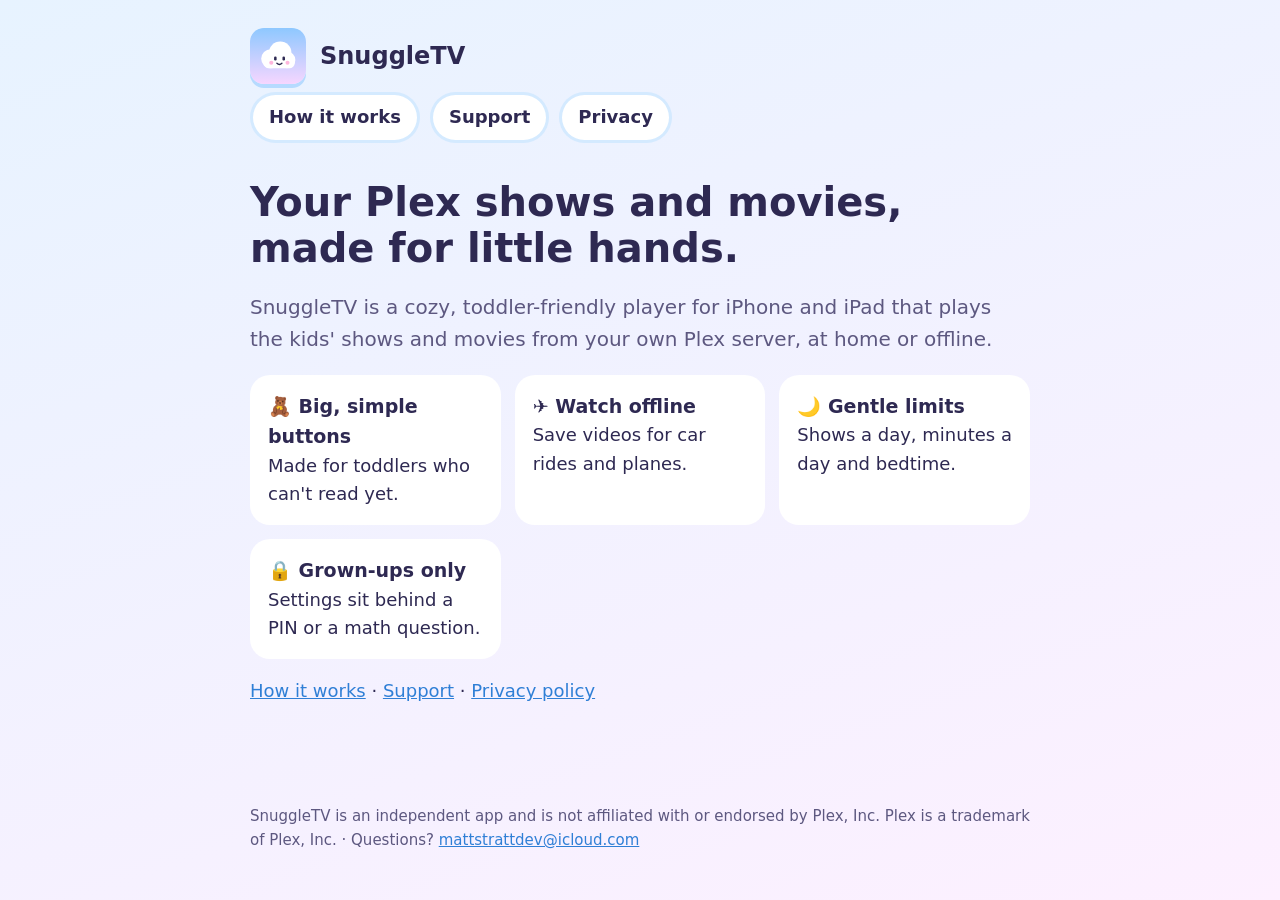
<file: index.html>
<!doctype html>
<html lang="en">
<head>
<meta charset="utf-8">
<meta name="viewport" content="width=device-width, initial-scale=1">
<title>SnuggleTV</title>
<meta name="description" content="SnuggleTV: a toddler-friendly player for your Plex server.">
<link rel="icon" href="icon.svg" type="image/svg+xml">
<link rel="stylesheet" href="style.css">
</head>
<body>
<header><img src="icon.svg" alt=""><a class="name" href="">SnuggleTV</a></header>
<nav><a href="how-it-works/" class="">How it works</a><a href="support/" class="">Support</a><a href="privacy/" class="">Privacy</a></nav>
<main>

<h1>Your Plex shows and movies, made for little hands.</h1>
<p class="lead">SnuggleTV is a cozy, toddler-friendly player for iPhone and iPad that plays the kids' shows and movies from your own Plex server, at home or offline.</p>
<div class="grid">
<div class="feature"><b>🧸 Big, simple buttons</b>Made for toddlers who can't read yet.</div>
<div class="feature"><b>✈️ Watch offline</b>Save videos for car rides and planes.</div>
<div class="feature"><b>🌙 Gentle limits</b>Shows a day, minutes a day and bedtime.</div>
<div class="feature"><b>🔒 Grown-ups only</b>Settings sit behind a PIN or a math question.</div>
</div>
<p><a href="how-it-works/">How it works</a> · <a href="support/">Support</a> · <a href="privacy/">Privacy policy</a></p>

</main>
<footer>SnuggleTV is an independent app and is not affiliated with or endorsed by Plex, Inc. Plex is a trademark of Plex, Inc. · Questions? <a href="mailto:mattstrattdev@icloud.com">mattstrattdev@icloud.com</a></footer>
</body>
</html>
</file>
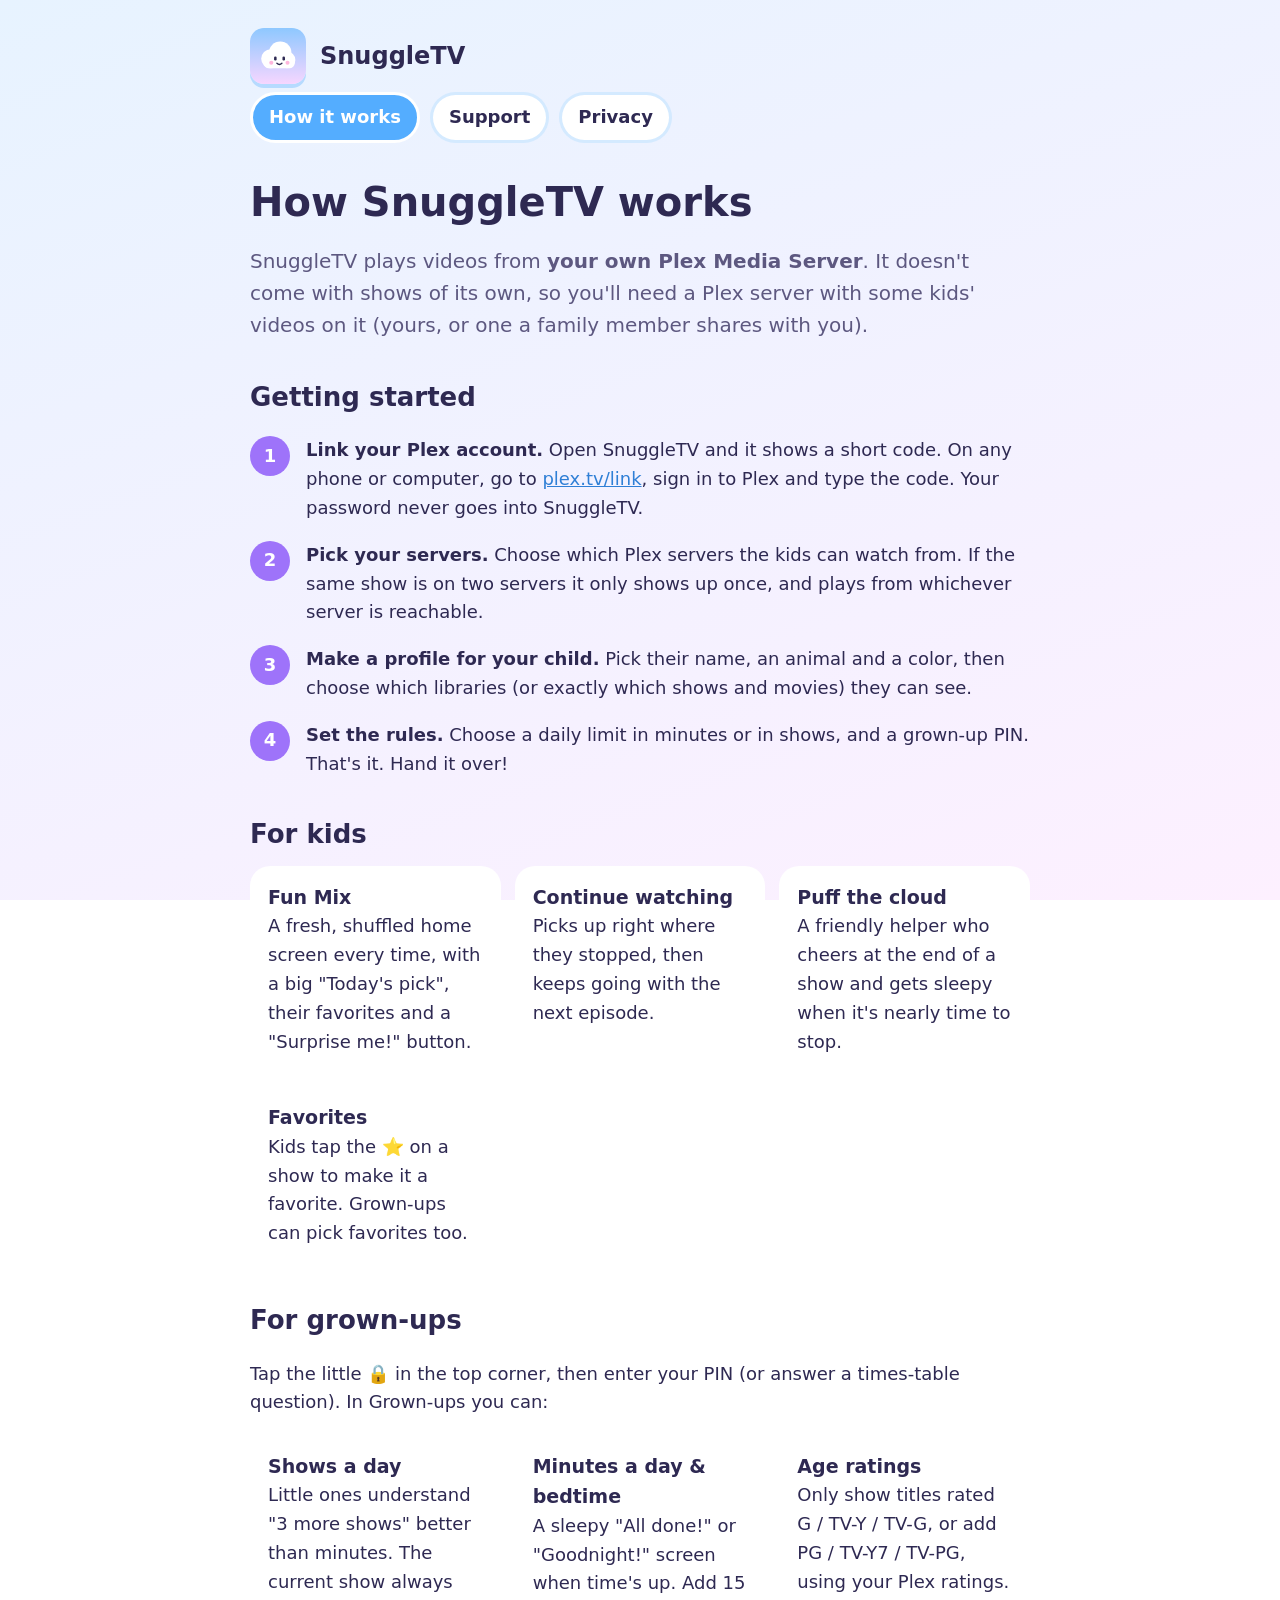
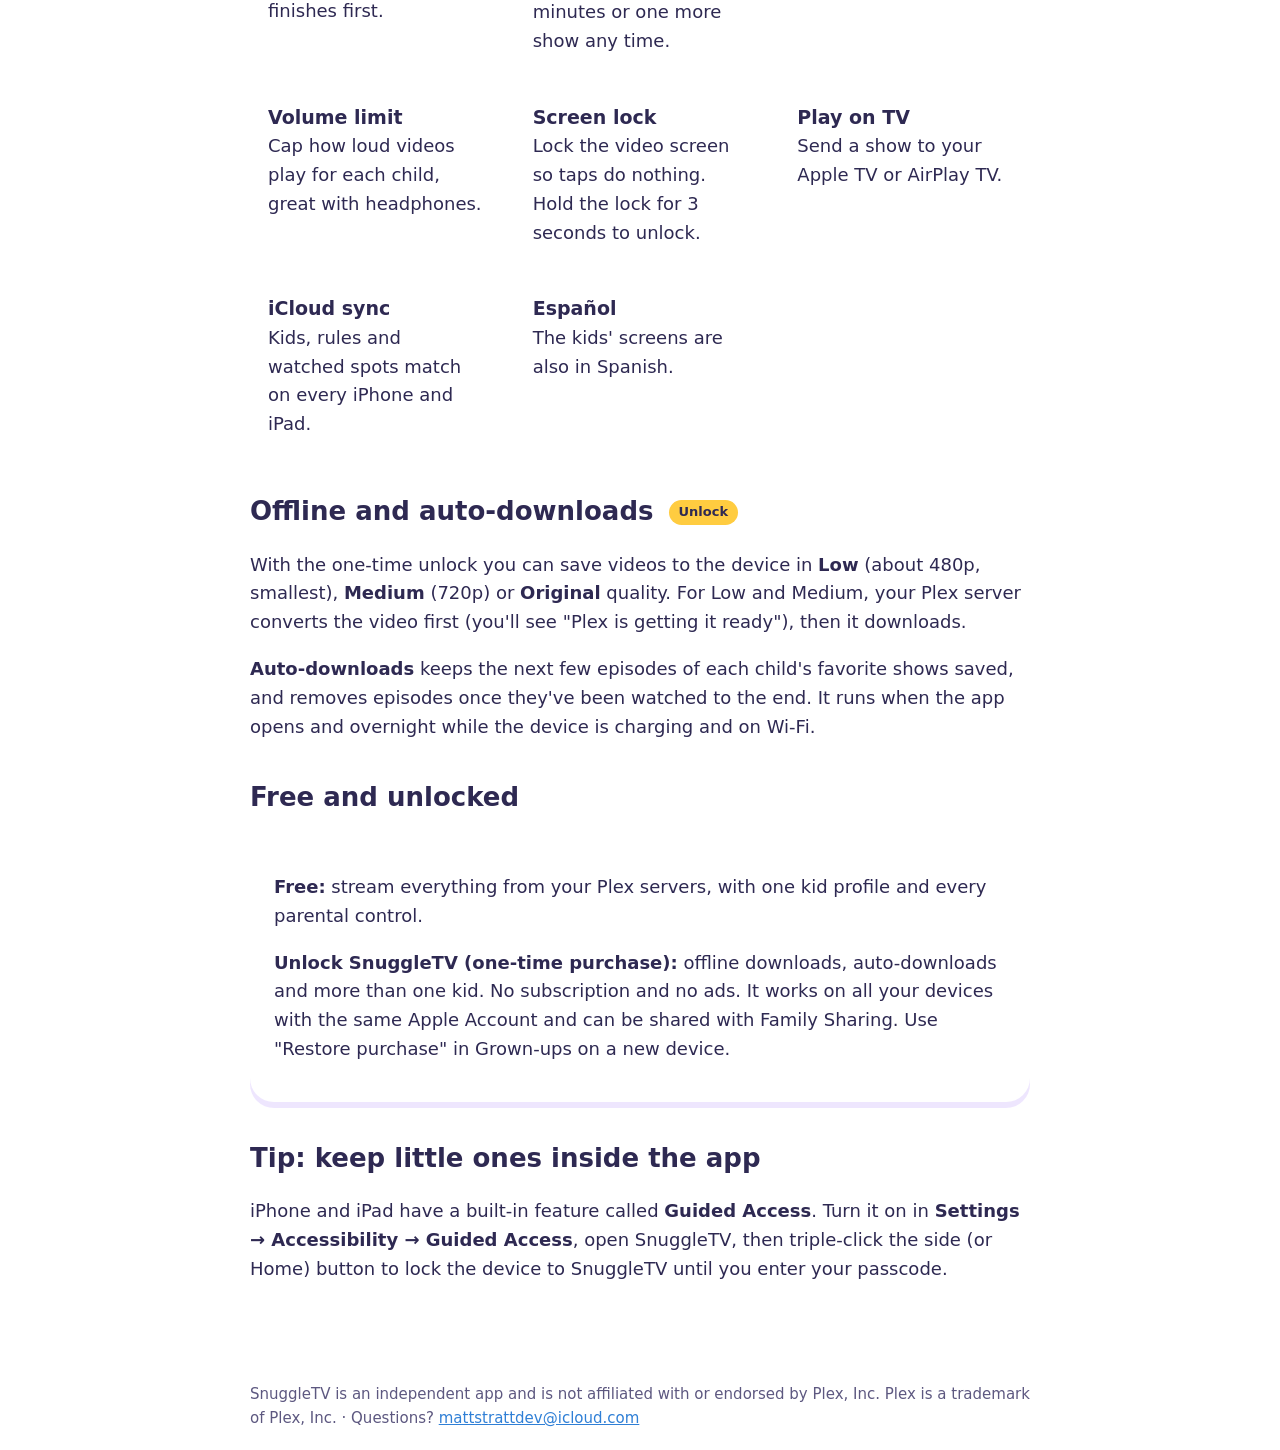
<file: how-it-works/index.html>
<!doctype html>
<html lang="en">
<head>
<meta charset="utf-8">
<meta name="viewport" content="width=device-width, initial-scale=1">
<title>How SnuggleTV works</title>
<meta name="description" content="How to set up and use SnuggleTV with your Plex server.">
<link rel="icon" href="../icon.svg" type="image/svg+xml">
<link rel="stylesheet" href="../style.css">
</head>
<body>
<header><img src="../icon.svg" alt=""><a class="name" href="../">SnuggleTV</a></header>
<nav><a href="../how-it-works/" class="on">How it works</a><a href="../support/" class="">Support</a><a href="../privacy/" class="">Privacy</a></nav>
<main>

<h1>How SnuggleTV works</h1>
<p class="lead">SnuggleTV plays videos from <b>your own Plex Media Server</b>. It doesn't come with shows of its own, so you'll need a Plex server with some kids' videos on it (yours, or one a family member shares with you).</p>

<h2>Getting started</h2>
<ol class="steps">
<li><b>Link your Plex account.</b> Open SnuggleTV and it shows a short code. On any phone or computer, go to <a href="https://plex.tv/link">plex.tv/link</a>, sign in to Plex and type the code. Your password never goes into SnuggleTV.</li>
<li><b>Pick your servers.</b> Choose which Plex servers the kids can watch from. If the same show is on two servers it only shows up once, and plays from whichever server is reachable.</li>
<li><b>Make a profile for your child.</b> Pick their name, an animal and a color, then choose which libraries (or exactly which shows and movies) they can see.</li>
<li><b>Set the rules.</b> Choose a daily limit in minutes or in shows, and a grown-up PIN. That's it. Hand it over!</li>
</ol>

<h2>For kids</h2>
<div class="grid">
<div class="feature"><b>Fun Mix</b>A fresh, shuffled home screen every time, with a big "Today's pick", their favorites and a "Surprise me!" button.</div>
<div class="feature"><b>Continue watching</b>Picks up right where they stopped, then keeps going with the next episode.</div>
<div class="feature"><b>Puff the cloud</b>A friendly helper who cheers at the end of a show and gets sleepy when it's nearly time to stop.</div>
<div class="feature"><b>Favorites</b>Kids tap the ⭐ on a show to make it a favorite. Grown-ups can pick favorites too.</div>
</div>

<h2>For grown-ups</h2>
<p>Tap the little 🔒 in the top corner, then enter your PIN (or answer a times-table question). In Grown-ups you can:</p>
<div class="grid">
<div class="feature"><b>Shows a day</b>Little ones understand "3 more shows" better than minutes. The current show always finishes first.</div>
<div class="feature"><b>Minutes a day &amp; bedtime</b>A sleepy "All done!" or "Goodnight!" screen when time's up. Add 15 minutes or one more show any time.</div>
<div class="feature"><b>Age ratings</b>Only show titles rated G / TV-Y / TV-G, or add PG / TV-Y7 / TV-PG, using your Plex ratings.</div>
<div class="feature"><b>Volume limit</b>Cap how loud videos play for each child, great with headphones.</div>
<div class="feature"><b>Screen lock</b>Lock the video screen so taps do nothing. Hold the lock for 3 seconds to unlock.</div>
<div class="feature"><b>Play on TV</b>Send a show to your Apple TV or AirPlay TV.</div>
<div class="feature"><b>iCloud sync</b>Kids, rules and watched spots match on every iPhone and iPad.</div>
<div class="feature"><b>Español</b>The kids' screens are also in Spanish.</div>
</div>

<h2>Offline and auto-downloads <span class="tag">Unlock</span></h2>
<p>With the one-time unlock you can save videos to the device in <b>Low</b> (about 480p, smallest), <b>Medium</b> (720p) or <b>Original</b> quality. For Low and Medium, your Plex server converts the video first (you'll see "Plex is getting it ready"), then it downloads.</p>
<p><b>Auto-downloads</b> keeps the next few episodes of each child's favorite shows saved, and removes episodes once they've been watched to the end. It runs when the app opens and overnight while the device is charging and on Wi-Fi.</p>

<h2>Free and unlocked</h2>
<div class="card">
<p><b>Free:</b> stream everything from your Plex servers, with one kid profile and every parental control.</p>
<p><b>Unlock SnuggleTV (one-time purchase):</b> offline downloads, auto-downloads and more than one kid. No subscription and no ads. It works on all your devices with the same Apple Account and can be shared with Family Sharing. Use "Restore purchase" in Grown-ups on a new device.</p>
</div>

<h2>Tip: keep little ones inside the app</h2>
<p>iPhone and iPad have a built-in feature called <b>Guided Access</b>. Turn it on in <b>Settings → Accessibility → Guided Access</b>, open SnuggleTV, then triple-click the side (or Home) button to lock the device to SnuggleTV until you enter your passcode.</p>

</main>
<footer>SnuggleTV is an independent app and is not affiliated with or endorsed by Plex, Inc. Plex is a trademark of Plex, Inc. · Questions? <a href="mailto:mattstrattdev@icloud.com">mattstrattdev@icloud.com</a></footer>
</body>
</html>
</file>
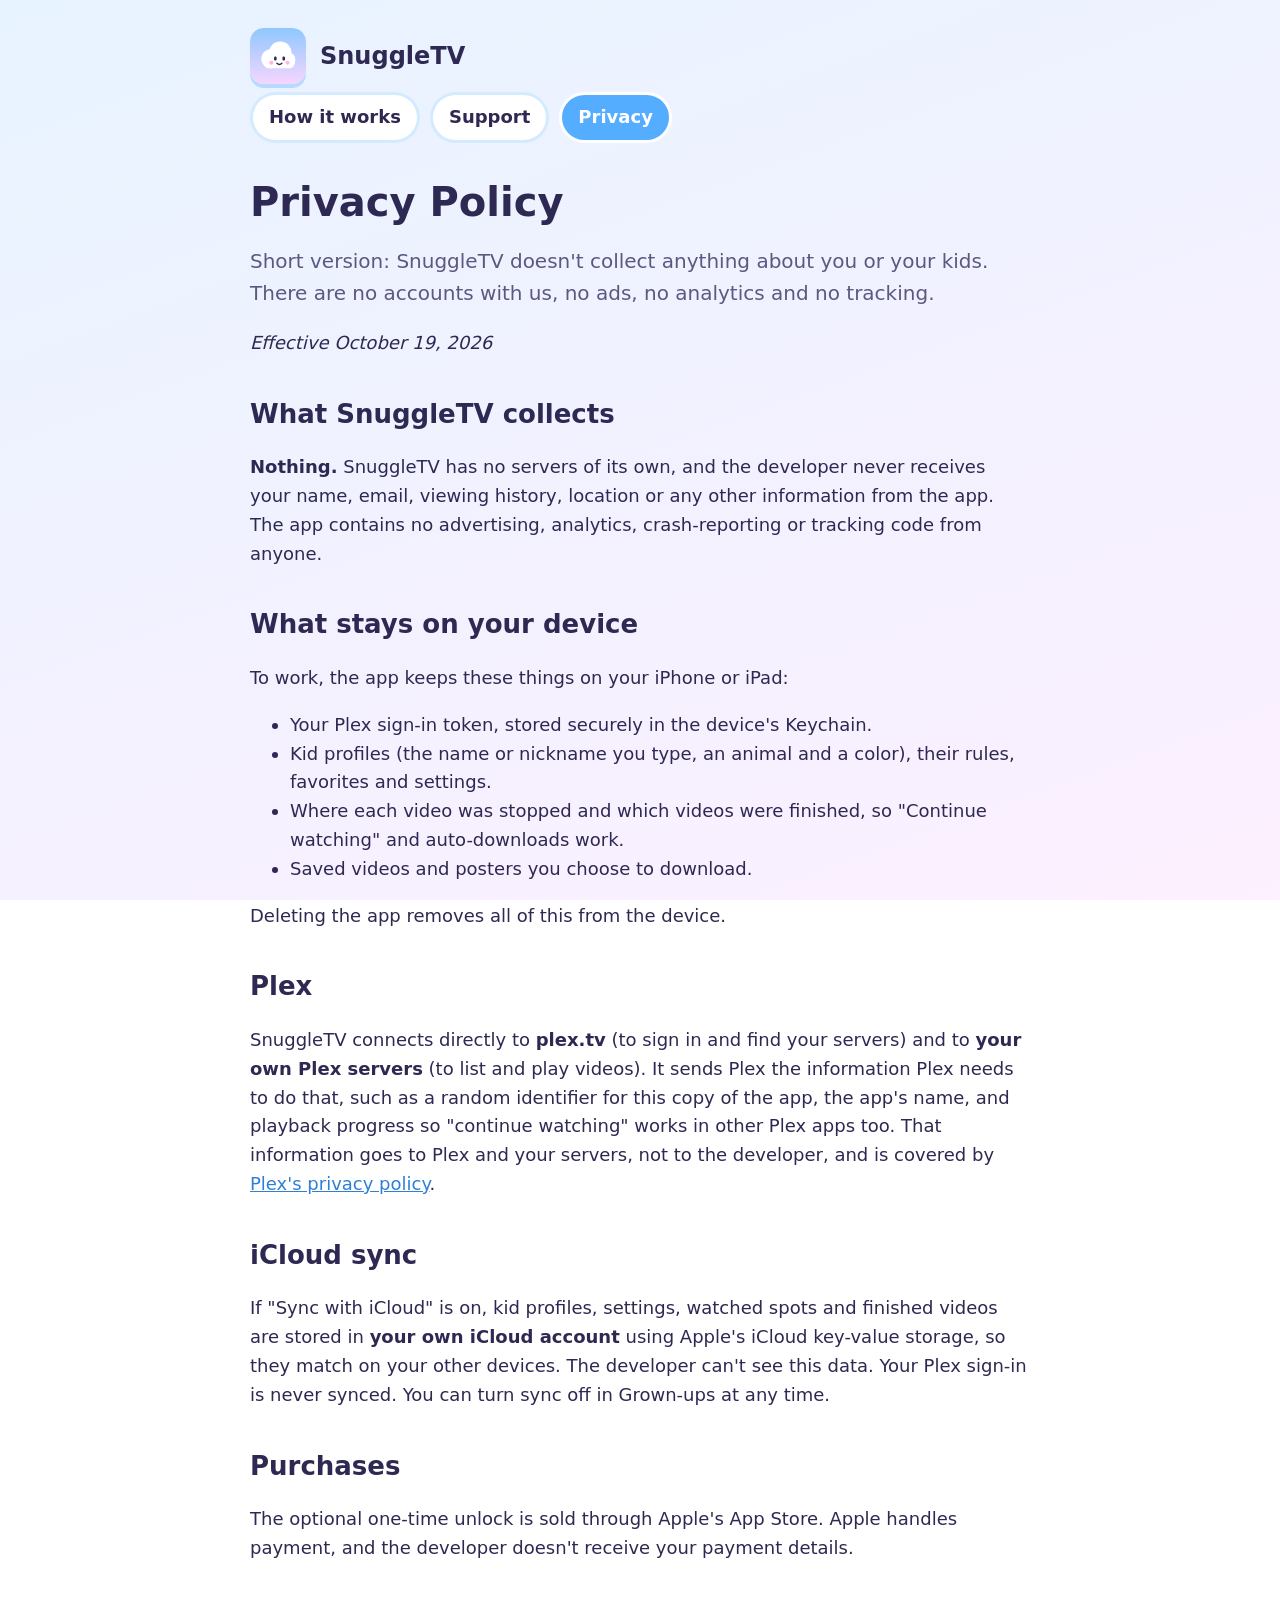
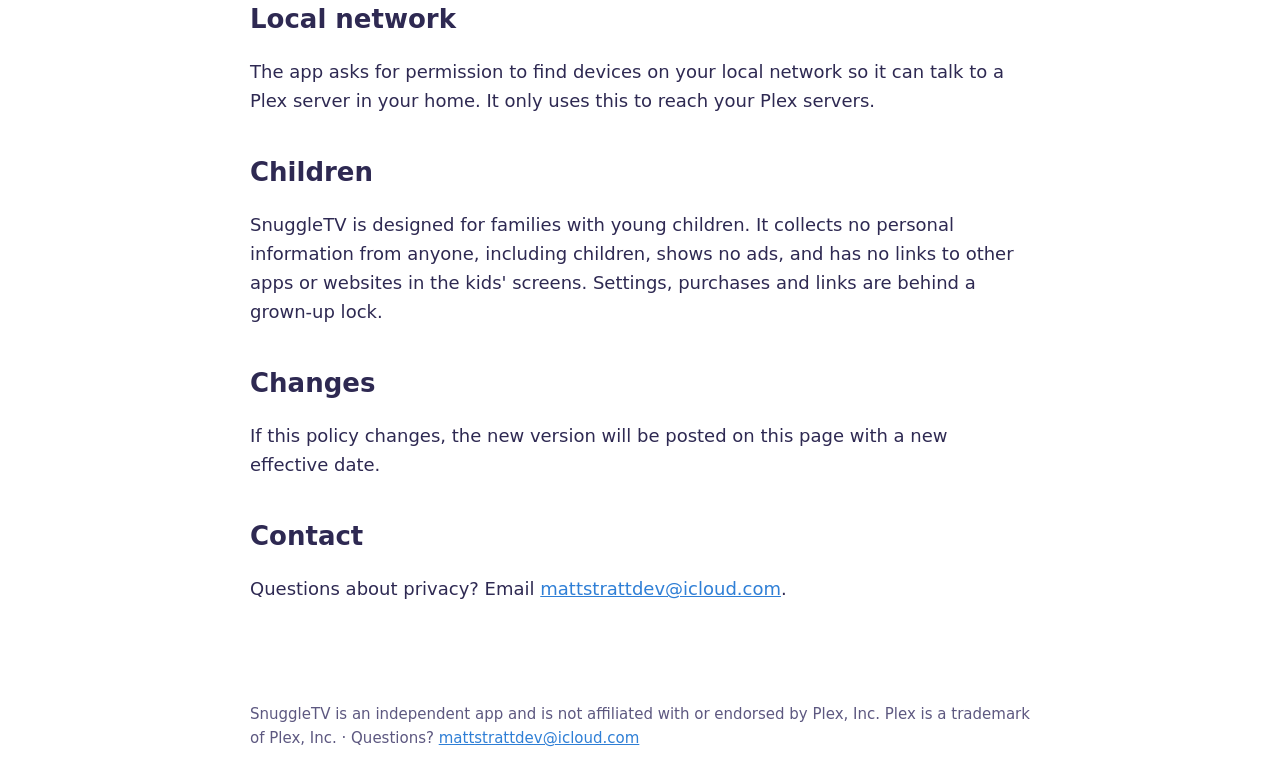
<file: privacy/index.html>
<!doctype html>
<html lang="en">
<head>
<meta charset="utf-8">
<meta name="viewport" content="width=device-width, initial-scale=1">
<title>SnuggleTV Privacy Policy</title>
<meta name="description" content="SnuggleTV privacy policy: no data collected, no ads, no tracking.">
<link rel="icon" href="../icon.svg" type="image/svg+xml">
<link rel="stylesheet" href="../style.css">
</head>
<body>
<header><img src="../icon.svg" alt=""><a class="name" href="../">SnuggleTV</a></header>
<nav><a href="../how-it-works/" class="">How it works</a><a href="../support/" class="">Support</a><a href="../privacy/" class="on">Privacy</a></nav>
<main>

<h1>Privacy Policy</h1>
<p class="lead">Short version: SnuggleTV doesn't collect anything about you or your kids. There are no accounts with us, no ads, no analytics and no tracking.</p>
<p><i>Effective October 19, 2026</i></p>

<h2>What SnuggleTV collects</h2>
<p><b>Nothing.</b> SnuggleTV has no servers of its own, and the developer never receives your name, email, viewing history, location or any other information from the app. The app contains no advertising, analytics, crash-reporting or tracking code from anyone.</p>

<h2>What stays on your device</h2>
<p>To work, the app keeps these things on your iPhone or iPad:</p>
<ul>
<li>Your Plex sign-in token, stored securely in the device's Keychain.</li>
<li>Kid profiles (the name or nickname you type, an animal and a color), their rules, favorites and settings.</li>
<li>Where each video was stopped and which videos were finished, so "Continue watching" and auto-downloads work.</li>
<li>Saved videos and posters you choose to download.</li>
</ul>
<p>Deleting the app removes all of this from the device.</p>

<h2>Plex</h2>
<p>SnuggleTV connects directly to <b>plex.tv</b> (to sign in and find your servers) and to <b>your own Plex servers</b> (to list and play videos). It sends Plex the information Plex needs to do that, such as a random identifier for this copy of the app, the app's name, and playback progress so "continue watching" works in other Plex apps too. That information goes to Plex and your servers, not to the developer, and is covered by <a href="https://www.plex.tv/about/privacy-legal/">Plex's privacy policy</a>.</p>

<h2>iCloud sync</h2>
<p>If "Sync with iCloud" is on, kid profiles, settings, watched spots and finished videos are stored in <b>your own iCloud account</b> using Apple's iCloud key-value storage, so they match on your other devices. The developer can't see this data. Your Plex sign-in is never synced. You can turn sync off in Grown-ups at any time.</p>

<h2>Purchases</h2>
<p>The optional one-time unlock is sold through Apple's App Store. Apple handles payment, and the developer doesn't receive your payment details.</p>

<h2>Local network</h2>
<p>The app asks for permission to find devices on your local network so it can talk to a Plex server in your home. It only uses this to reach your Plex servers.</p>

<h2>Children</h2>
<p>SnuggleTV is designed for families with young children. It collects no personal information from anyone, including children, shows no ads, and has no links to other apps or websites in the kids' screens. Settings, purchases and links are behind a grown-up lock.</p>

<h2>Changes</h2>
<p>If this policy changes, the new version will be posted on this page with a new effective date.</p>

<h2>Contact</h2>
<p>Questions about privacy? Email <a href="mailto:mattstrattdev@icloud.com">mattstrattdev@icloud.com</a>.</p>

</main>
<footer>SnuggleTV is an independent app and is not affiliated with or endorsed by Plex, Inc. Plex is a trademark of Plex, Inc. · Questions? <a href="mailto:mattstrattdev@icloud.com">mattstrattdev@icloud.com</a></footer>
</body>
</html>
</file>
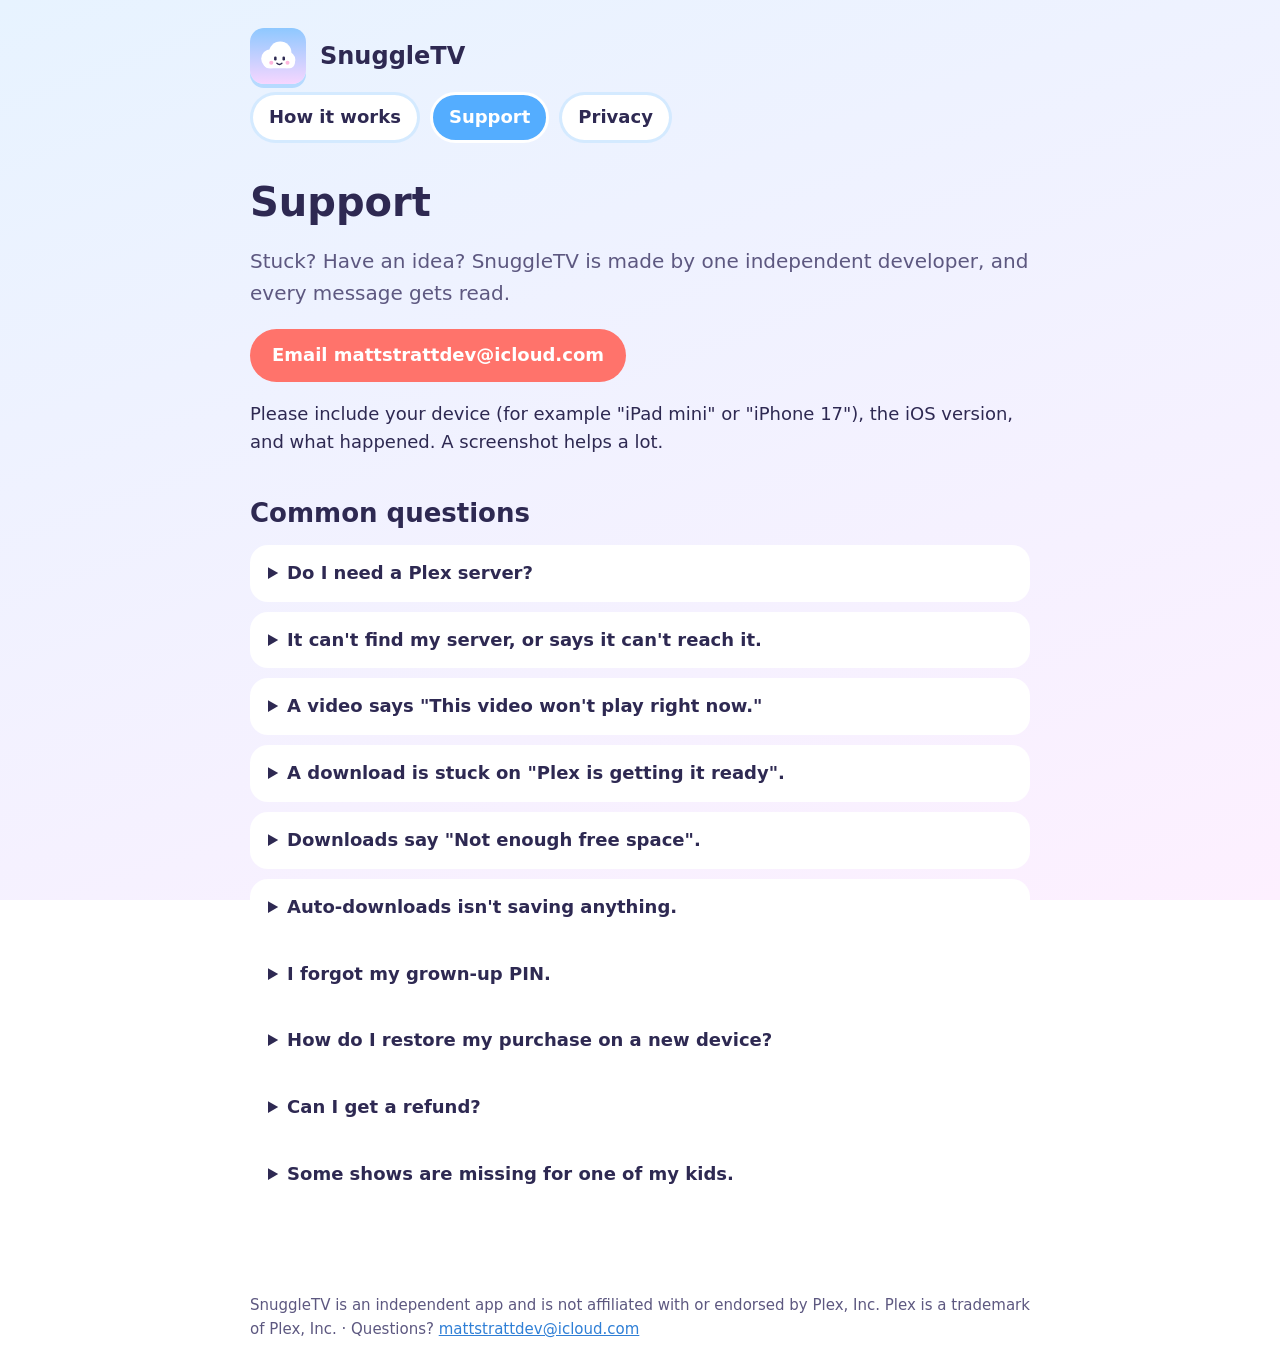
<file: support/index.html>
<!doctype html>
<html lang="en">
<head>
<meta charset="utf-8">
<meta name="viewport" content="width=device-width, initial-scale=1">
<title>SnuggleTV Support</title>
<meta name="description" content="Help and contact for SnuggleTV.">
<link rel="icon" href="../icon.svg" type="image/svg+xml">
<link rel="stylesheet" href="../style.css">
</head>
<body>
<header><img src="../icon.svg" alt=""><a class="name" href="../">SnuggleTV</a></header>
<nav><a href="../how-it-works/" class="">How it works</a><a href="../support/" class="on">Support</a><a href="../privacy/" class="">Privacy</a></nav>
<main>

<h1>Support</h1>
<p class="lead">Stuck? Have an idea? SnuggleTV is made by one independent developer, and every message gets read.</p>
<p><a class="mail" href="mailto:mattstrattdev@icloud.com?subject=SnuggleTV%20help">Email mattstrattdev@icloud.com</a></p>
<p>Please include your device (for example "iPad mini" or "iPhone 17"), the iOS version, and what happened. A screenshot helps a lot.</p>

<h2>Common questions</h2>
<details><summary>Do I need a Plex server?</summary><p>Yes. SnuggleTV plays the videos on your own Plex Media Server (or one that's shared with you). It doesn't include any shows itself. Plex Media Server is free from <a href="https://www.plex.tv/media-server-downloads/">plex.tv</a>.</p></details>
<details><summary>It can't find my server, or says it can't reach it.</summary><p>Make sure the Plex server is on and the iPhone or iPad is on the same Wi-Fi. If iOS asked to "find devices on your local network", choose Allow (or turn it on in Settings → Privacy &amp; Security → Local Network → SnuggleTV). Then open Grown-ups and tap <b>Reconnect</b>. Watching away from home needs Remote Access turned on in your Plex server's settings.</p></details>
<details><summary>A video says "This video won't play right now."</summary><p>Your Plex server may need to convert that file for iPhone and iPad. Check that the server is running and isn't too busy. Saving the video in Low or Medium quality is a good fallback.</p></details>
<details><summary>A download is stuck on "Plex is getting it ready".</summary><p>Your Plex server converts Low and Medium downloads before sending them, which can take a while on smaller servers. Downloads continue in the background. If one fails, open Grown-ups → Manage downloads and tap Retry. Downloads also pick up again by themselves after the app is closed.</p></details>
<details><summary>Downloads say "Not enough free space".</summary><p>SnuggleTV leaves room for your device, so downloads wait when it's almost full. Delete a few saved videos in Grown-ups → Manage downloads, or free up space in Settings → General → iPhone/iPad Storage.</p></details>
<details><summary>Auto-downloads isn't saving anything.</summary><p>Auto-downloads needs the unlock, the switch turned on in Grown-ups, and at least one favorite (Grown-ups → Kids → a kid → Favorites, or the ⭐ on a show). It waits for Wi-Fi unless "Download over cellular" is on.</p></details>
<details><summary>I forgot my grown-up PIN.</summary><p>On the PIN screen, tap "Forgot PIN? Answer a math question". You can then change or remove the PIN in Grown-ups.</p></details>
<details><summary>How do I restore my purchase on a new device?</summary><p>Open Grown-ups, tap "Unlock or restore a purchase", then <b>Restore purchase</b>. Make sure you're signed in with the same Apple Account (or are in the same Family Sharing group).</p></details>
<details><summary>Can I get a refund?</summary><p>Purchases are handled by Apple. You can request a refund at <a href="https://reportaproblem.apple.com">reportaproblem.apple.com</a>.</p></details>
<details><summary>Some shows are missing for one of my kids.</summary><p>Check that kid's settings in Grown-ups: which libraries they can see, any hand-picked titles, and their age rating. Shows without a rating are hidden if "Show titles with no rating" is off.</p></details>

</main>
<footer>SnuggleTV is an independent app and is not affiliated with or endorsed by Plex, Inc. Plex is a trademark of Plex, Inc. · Questions? <a href="mailto:mattstrattdev@icloud.com">mattstrattdev@icloud.com</a></footer>
</body>
</html>
</file>
<file: style.css>
:root{--ink:#2e2952;--sky:#54adff;--coral:#ff736b;--mint:#4dd19e;--grape:#9e73fa;--sun:#ffcc40;--pink:#ff85c7;--bg1:#e7f3ff;--bg2:#fdf0ff;--card:#fff;--muted:#5d5880}
*{box-sizing:border-box}
body{margin:0;font-family:ui-rounded,"SF Pro Rounded",-apple-system,BlinkMacSystemFont,"Segoe UI",system-ui,sans-serif;color:var(--ink);background:linear-gradient(160deg,var(--bg1),var(--bg2)) fixed;line-height:1.6;font-size:18px}
a{color:#2f7fd6}
header{max-width:820px;margin:0 auto;padding:28px 20px 8px;display:flex;align-items:center;gap:14px}
header img{width:56px;height:56px;border-radius:14px;box-shadow:0 4px 0 rgba(84,173,255,.35)}
header .name{font-weight:800;font-size:24px;text-decoration:none;color:var(--ink)}
nav{max-width:820px;margin:0 auto;padding:0 20px;display:flex;flex-wrap:wrap;gap:10px}
nav a{background:#fff;padding:8px 16px;border-radius:999px;text-decoration:none;color:var(--ink);font-weight:700;border:3px solid rgba(84,173,255,.25)}
nav a.on{background:var(--sky);color:#fff;border-color:#fff}
main{max-width:820px;margin:0 auto;padding:12px 20px 60px}
h1{font-size:40px;line-height:1.15;margin:24px 0 8px}
h2{font-size:26px;margin:36px 0 10px}
h3{font-size:20px;margin:22px 0 6px}
.lead{font-size:20px;color:var(--muted)}
.card{background:var(--card);border-radius:24px;padding:20px 24px;margin:16px 0;box-shadow:0 6px 0 rgba(158,115,250,.18)}
.steps{counter-reset:s;list-style:none;padding:0}
.steps li{counter-increment:s;position:relative;padding-left:56px;margin:18px 0}
.steps li::before{content:counter(s);position:absolute;left:0;top:0;width:40px;height:40px;border-radius:50%;background:var(--grape);color:#fff;font-weight:800;display:grid;place-items:center}
.grid{display:grid;grid-template-columns:repeat(auto-fit,minmax(230px,1fr));gap:14px}
.feature{background:#fff;border-radius:20px;padding:16px 18px}
.feature b{display:block;font-size:19px}
.tag{display:inline-block;font-size:13px;font-weight:800;background:var(--sun);border-radius:999px;padding:2px 10px;margin-left:6px;vertical-align:middle}
details{background:#fff;border-radius:18px;padding:14px 18px;margin:10px 0}
summary{font-weight:800;cursor:pointer}
.mail{display:inline-block;background:var(--coral);color:#fff;font-weight:800;text-decoration:none;padding:12px 22px;border-radius:999px}
footer{max-width:820px;margin:0 auto;padding:20px;color:var(--muted);font-size:15px}
@media (max-width:520px){h1{font-size:32px}body{font-size:17px}}
</file>
